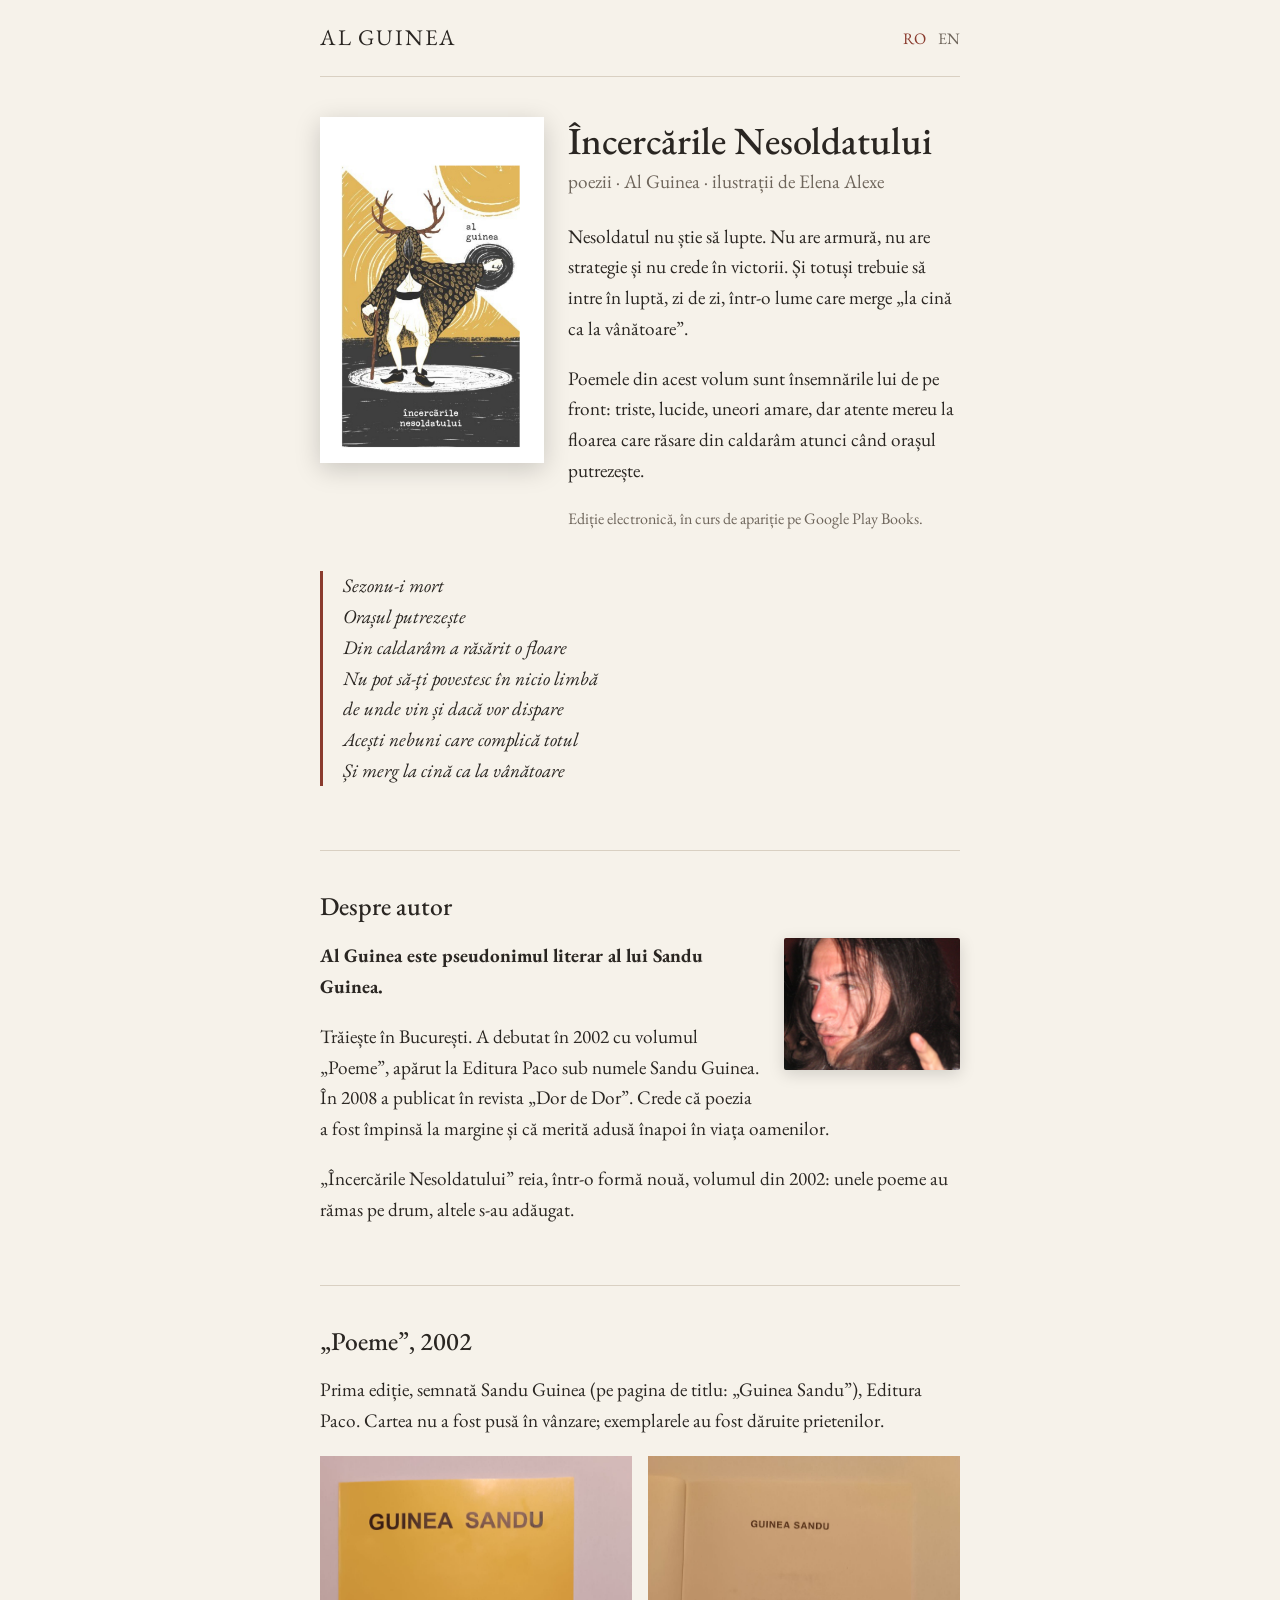
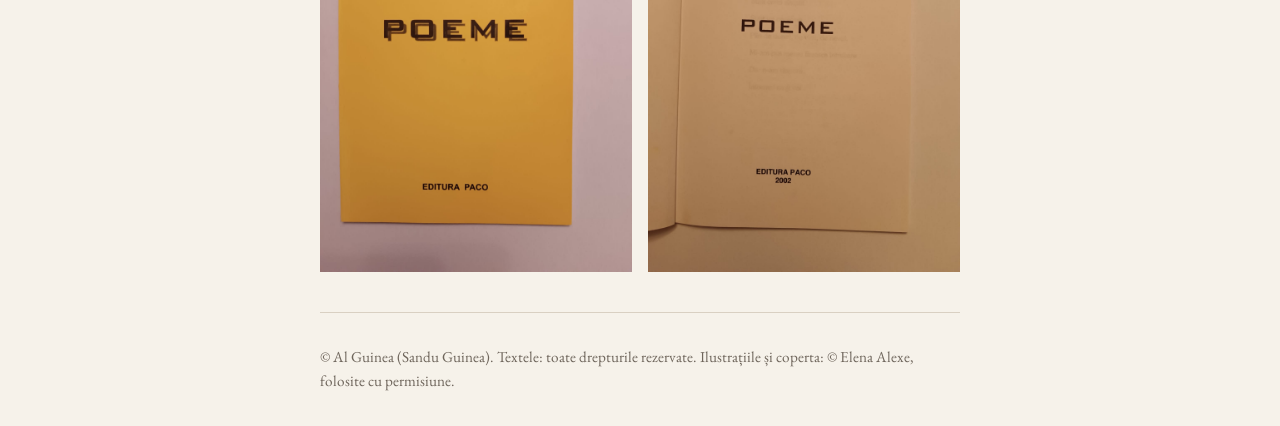
<file: index.html>
<!doctype html>
<html lang="ro">
<head>
<meta charset="utf-8">
<meta name="viewport" content="width=device-width, initial-scale=1">
<title>Al Guinea — Încercările Nesoldatului</title>
<meta name="description" content="Al Guinea, pseudonimul literar al lui Sandu Guinea. Volumul de poezii „Încercările Nesoldatului”.">
<link rel="alternate" hreflang="en" href="https://alguinea.com/en/">
<link rel="preconnect" href="https://fonts.googleapis.com">
<link rel="preconnect" href="https://fonts.gstatic.com" crossorigin>
<link href="https://fonts.googleapis.com/css2?family=EB+Garamond:ital,wght@0,400;0,500;1,400&display=swap" rel="stylesheet">
<link rel="stylesheet" href="/style.css">
</head>
<body>
<div class="wrap">

<header class="top">
  <a class="name" href="/">Al Guinea</a>
  <nav class="lang"><a href="/" aria-current="true">RO</a><a href="/en/">EN</a></nav>
</header>

<main>

<section id="carte">
  <div class="book">
    <img class="cover" src="/img/coperta.jpg" alt="Coperta volumului „Încercările Nesoldatului”">
    <div>
      <h1>Încercările Nesoldatului</h1>
      <p class="byline">poezii · Al Guinea · ilustrații de Elena Alexe</p>
      <p>Nesoldatul nu știe să lupte. Nu are armură, nu are strategie și nu crede în victorii. Și totuși trebuie să intre în luptă, zi de zi, într-o lume care merge „la cină ca la vânătoare”.</p>
      <p>Poemele din acest volum sunt însemnările lui de pe front: triste, lucide, uneori amare, dar atente mereu la floarea care răsare din caldarâm atunci când orașul putrezește.</p>
      <p class="note">Ediție electronică, în curs de apariție pe Google Play Books.</p>
    </div>
  </div>

  <blockquote>
    Sezonu-i mort<br>
    Orașul putrezește<br>
    Din caldarâm a răsărit o floare<br>
    Nu pot să-ți povestesc în nicio limbă<br>
    de unde vin și dacă vor dispare<br>
    Acești nebuni care complică totul<br>
    Și merg la cină ca la vânătoare
  </blockquote>
</section>

<section id="autor">
  <h2>Despre autor</h2>
  <img class="author-photo" src="/img/autor.jpg" alt="Al Guinea (Sandu Guinea)">
  <p><strong>Al Guinea este pseudonimul literar al lui Sandu Guinea.</strong></p>
  <p>Trăiește în București. A debutat în 2002 cu volumul „Poeme”, apărut la Editura Paco sub numele Sandu Guinea. În 2008 a publicat în revista „Dor de Dor”. Crede că poezia a fost împinsă la margine și că merită adusă înapoi în viața oamenilor.</p>
  <p>„Încercările Nesoldatului” reia, într-o formă nouă, volumul din 2002: unele poeme au rămas pe drum, altele s-au adăugat.</p>
</section>

<section id="poeme-2002">
  <h2>„Poeme”, 2002</h2>
  <p>Prima ediție, semnată Sandu Guinea (pe pagina de titlu: „Guinea Sandu”), Editura Paco. Cartea nu a fost pusă în vânzare; exemplarele au fost dăruite prietenilor.</p>
  <div class="gallery">
    <img src="/img/poeme-2002-coperta.jpg" alt="Coperta volumului „Poeme”, Sandu Guinea, Editura Paco, 2002">
    <img src="/img/poeme-2002-titlu.jpg" alt="Pagina de titlu a volumului „Poeme”, Sandu Guinea, 2002">
  </div>
</section>

</main>

<footer>
  © Al Guinea (Sandu Guinea). Textele: toate drepturile rezervate. Ilustrațiile și coperta: © Elena Alexe, folosite cu permisiune.
</footer>

</div>
</body>
</html>
</file>
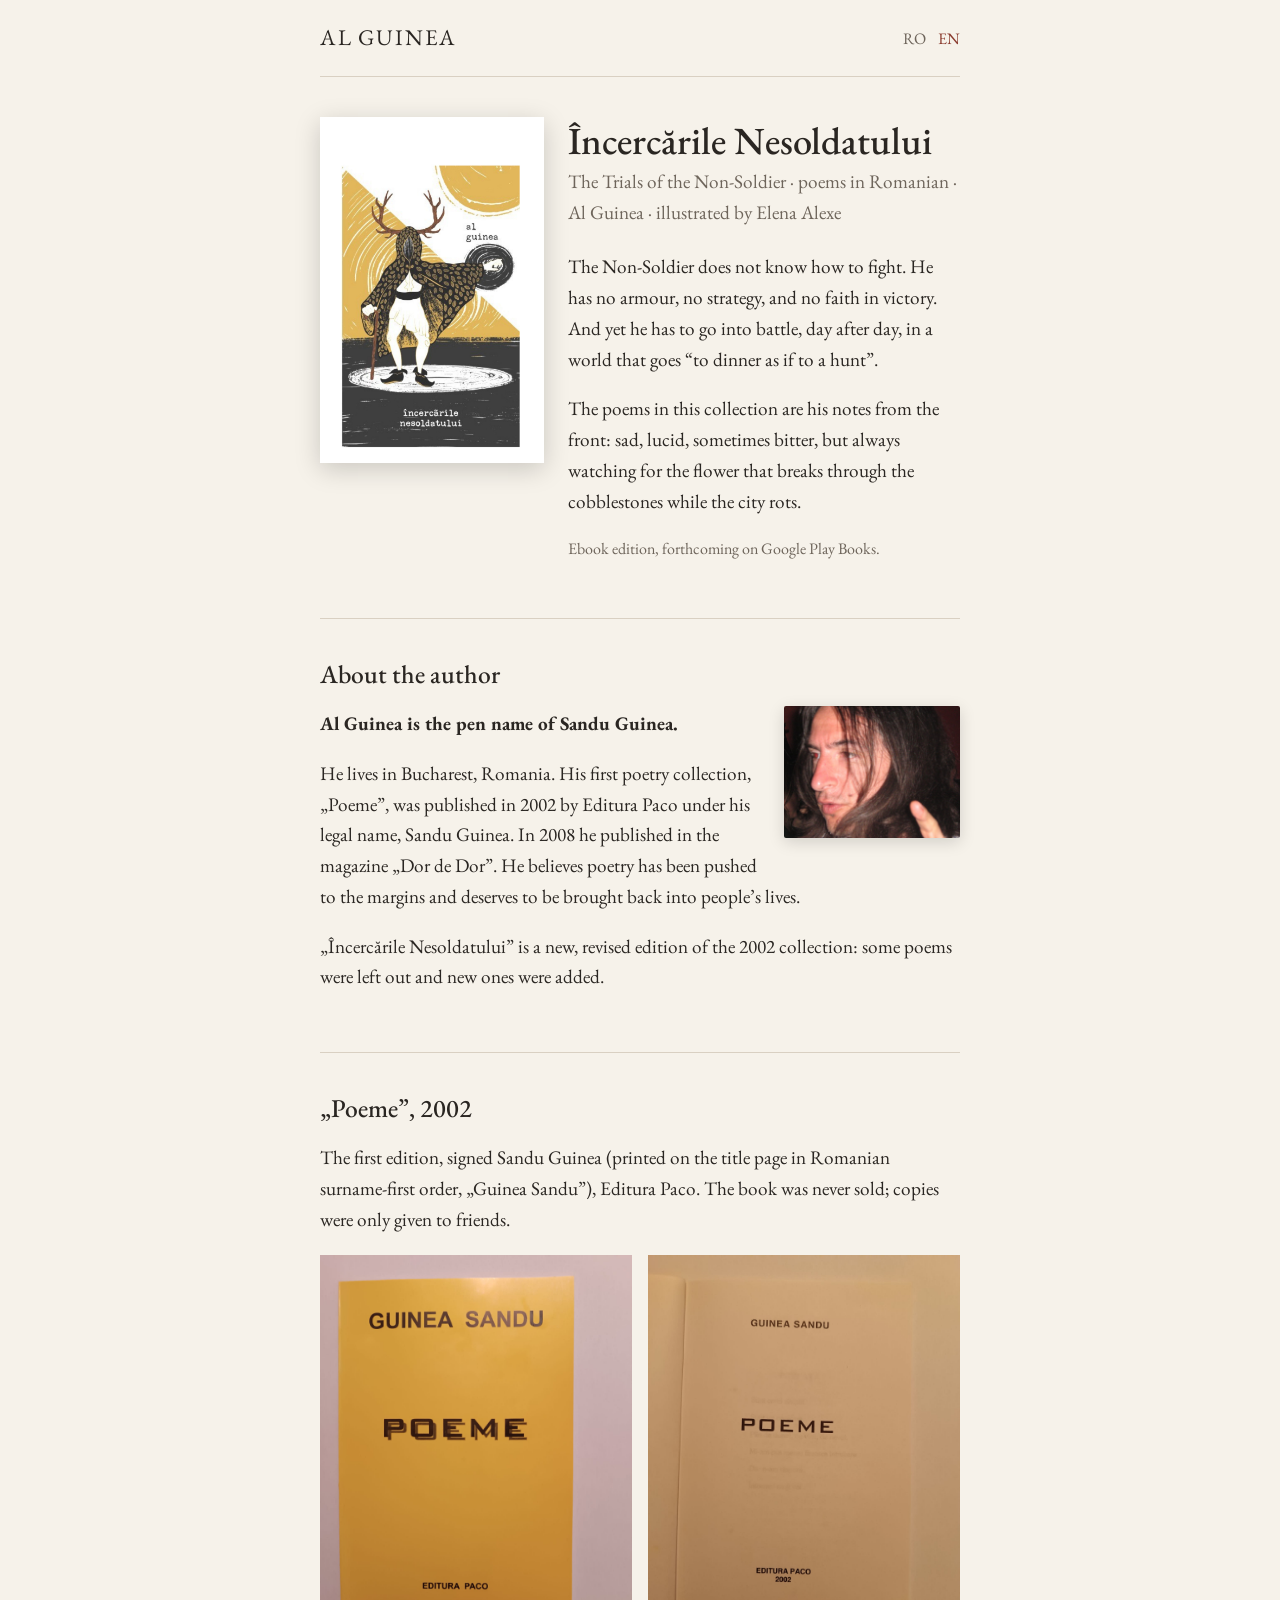
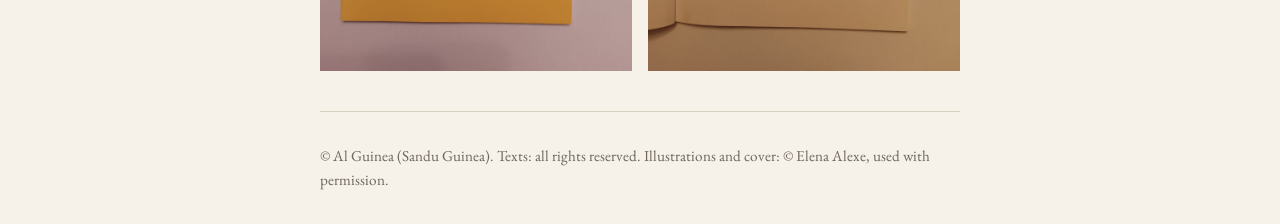
<file: en/index.html>
<!doctype html>
<html lang="en">
<head>
<meta charset="utf-8">
<meta name="viewport" content="width=device-width, initial-scale=1">
<title>Al Guinea — Încercările Nesoldatului</title>
<meta name="description" content="Al Guinea, the pen name of Sandu Guinea. The poetry collection „Încercările Nesoldatului” (The Trials of the Non-Soldier).">
<link rel="alternate" hreflang="ro" href="https://alguinea.com/">
<link rel="preconnect" href="https://fonts.googleapis.com">
<link rel="preconnect" href="https://fonts.gstatic.com" crossorigin>
<link href="https://fonts.googleapis.com/css2?family=EB+Garamond:ital,wght@0,400;0,500;1,400&display=swap" rel="stylesheet">
<link rel="stylesheet" href="/style.css">
</head>
<body>
<div class="wrap">

<header class="top">
  <a class="name" href="/en/">Al Guinea</a>
  <nav class="lang"><a href="/">RO</a><a href="/en/" aria-current="true">EN</a></nav>
</header>

<main>

<section id="book">
  <div class="book">
    <img class="cover" src="/img/coperta.jpg" alt="Cover of „Încercările Nesoldatului”">
    <div>
      <h1>Încercările Nesoldatului</h1>
      <p class="byline">The Trials of the Non-Soldier · poems in Romanian · Al Guinea · illustrated by Elena Alexe</p>
      <p>The Non-Soldier does not know how to fight. He has no armour, no strategy, and no faith in victory. And yet he has to go into battle, day after day, in a world that goes “to dinner as if to a hunt”.</p>
      <p>The poems in this collection are his notes from the front: sad, lucid, sometimes bitter, but always watching for the flower that breaks through the cobblestones while the city rots.</p>
      <p class="note">Ebook edition, forthcoming on Google Play Books.</p>
    </div>
  </div>
</section>

<section id="author">
  <h2>About the author</h2>
  <img class="author-photo" src="/img/autor.jpg" alt="Al Guinea (Sandu Guinea)">
  <p><strong>Al Guinea is the pen name of Sandu Guinea.</strong></p>
  <p>He lives in Bucharest, Romania. His first poetry collection, „Poeme”, was published in 2002 by Editura Paco under his legal name, Sandu Guinea. In 2008 he published in the magazine „Dor de Dor”. He believes poetry has been pushed to the margins and deserves to be brought back into people’s lives.</p>
  <p>„Încercările Nesoldatului” is a new, revised edition of the 2002 collection: some poems were left out and new ones were added.</p>
</section>

<section id="poeme-2002">
  <h2>„Poeme”, 2002</h2>
  <p>The first edition, signed Sandu Guinea (printed on the title page in Romanian surname-first order, „Guinea Sandu”), Editura Paco. The book was never sold; copies were only given to friends.</p>
  <div class="gallery">
    <img src="/img/poeme-2002-coperta.jpg" alt="Cover of „Poeme” by Sandu Guinea, Editura Paco, 2002">
    <img src="/img/poeme-2002-titlu.jpg" alt="Title page of „Poeme” by Sandu Guinea, 2002">
  </div>
</section>

</main>

<footer>
  © Al Guinea (Sandu Guinea). Texts: all rights reserved. Illustrations and cover: © Elena Alexe, used with permission.
</footer>

</div>
</body>
</html>
</file>
<file: style.css>
:root {
  --bg: #f6f2ea;
  --text: #2a2622;
  --muted: #6e655b;
  --accent: #8a3b2e;
  --line: #d9d0c2;
}
@media (prefers-color-scheme: dark) {
  :root {
    --bg: #1c1a17;
    --text: #e9e3d8;
    --muted: #a59b8e;
    --accent: #d98c74;
    --line: #3a352f;
  }
}
* { box-sizing: border-box; }
html { -webkit-text-size-adjust: 100%; }
body {
  margin: 0;
  background: var(--bg);
  color: var(--text);
  font-family: "EB Garamond", Georgia, serif;
  font-size: 1.2rem;
  line-height: 1.6;
}
.wrap { max-width: 42rem; margin: 0 auto; padding: 0 1rem; }
header.top {
  display: flex; justify-content: space-between; align-items: center;
  padding: 1.25rem 0; border-bottom: 1px solid var(--line);
}
.name { font-size: 1.4rem; letter-spacing: .08em; text-transform: uppercase; color: var(--text); text-decoration: none; }
.lang a { color: var(--muted); text-decoration: none; margin-left: .75rem; font-size: 1rem; }
.lang a[aria-current="true"] { color: var(--accent); }
section { padding: 2.5rem 0; border-bottom: 1px solid var(--line); }
section:last-of-type { border-bottom: 0; }
h1, h2 { font-weight: 500; line-height: 1.2; }
h1 { font-size: 2.4rem; margin: 0 0 .25rem; }
h2 { font-size: 1.6rem; margin: 0 0 1rem; }
.byline { color: var(--muted); margin: 0 0 1.5rem; }
.book { display: grid; grid-template-columns: 1fr; gap: 1.5rem; }
@media (min-width: 640px) { .book { grid-template-columns: 14rem 1fr; align-items: start; } }
img { max-width: 100%; height: auto; display: block; }
.cover { box-shadow: 0 6px 24px rgba(0,0,0,.18); }
blockquote {
  margin: 1.5rem 0; padding-left: 1.25rem; border-left: 3px solid var(--accent);
  font-style: italic; color: var(--text);
}
.button {
  display: inline-block; padding: .55rem 1.2rem; border: 1px solid var(--accent);
  color: var(--accent); text-decoration: none; border-radius: 2px;
}
.note { color: var(--muted); font-size: 1rem; }
.gallery { display: grid; grid-template-columns: 1fr 1fr; gap: 1rem; margin-top: 1rem; }
footer { padding: 2rem 0; color: var(--muted); font-size: .95rem; border-top: 1px solid var(--line); }
.author-photo { width: 11rem; float: right; margin: 0 0 1rem 1.5rem; border-radius: 2px; box-shadow: 0 4px 16px rgba(0,0,0,.15); }
@media (max-width: 480px) { .author-photo { float: none; width: 60%; margin: 0 auto 1.5rem; } }
#autor::after, #author::after { content: ""; display: block; clear: both; }
</file>
